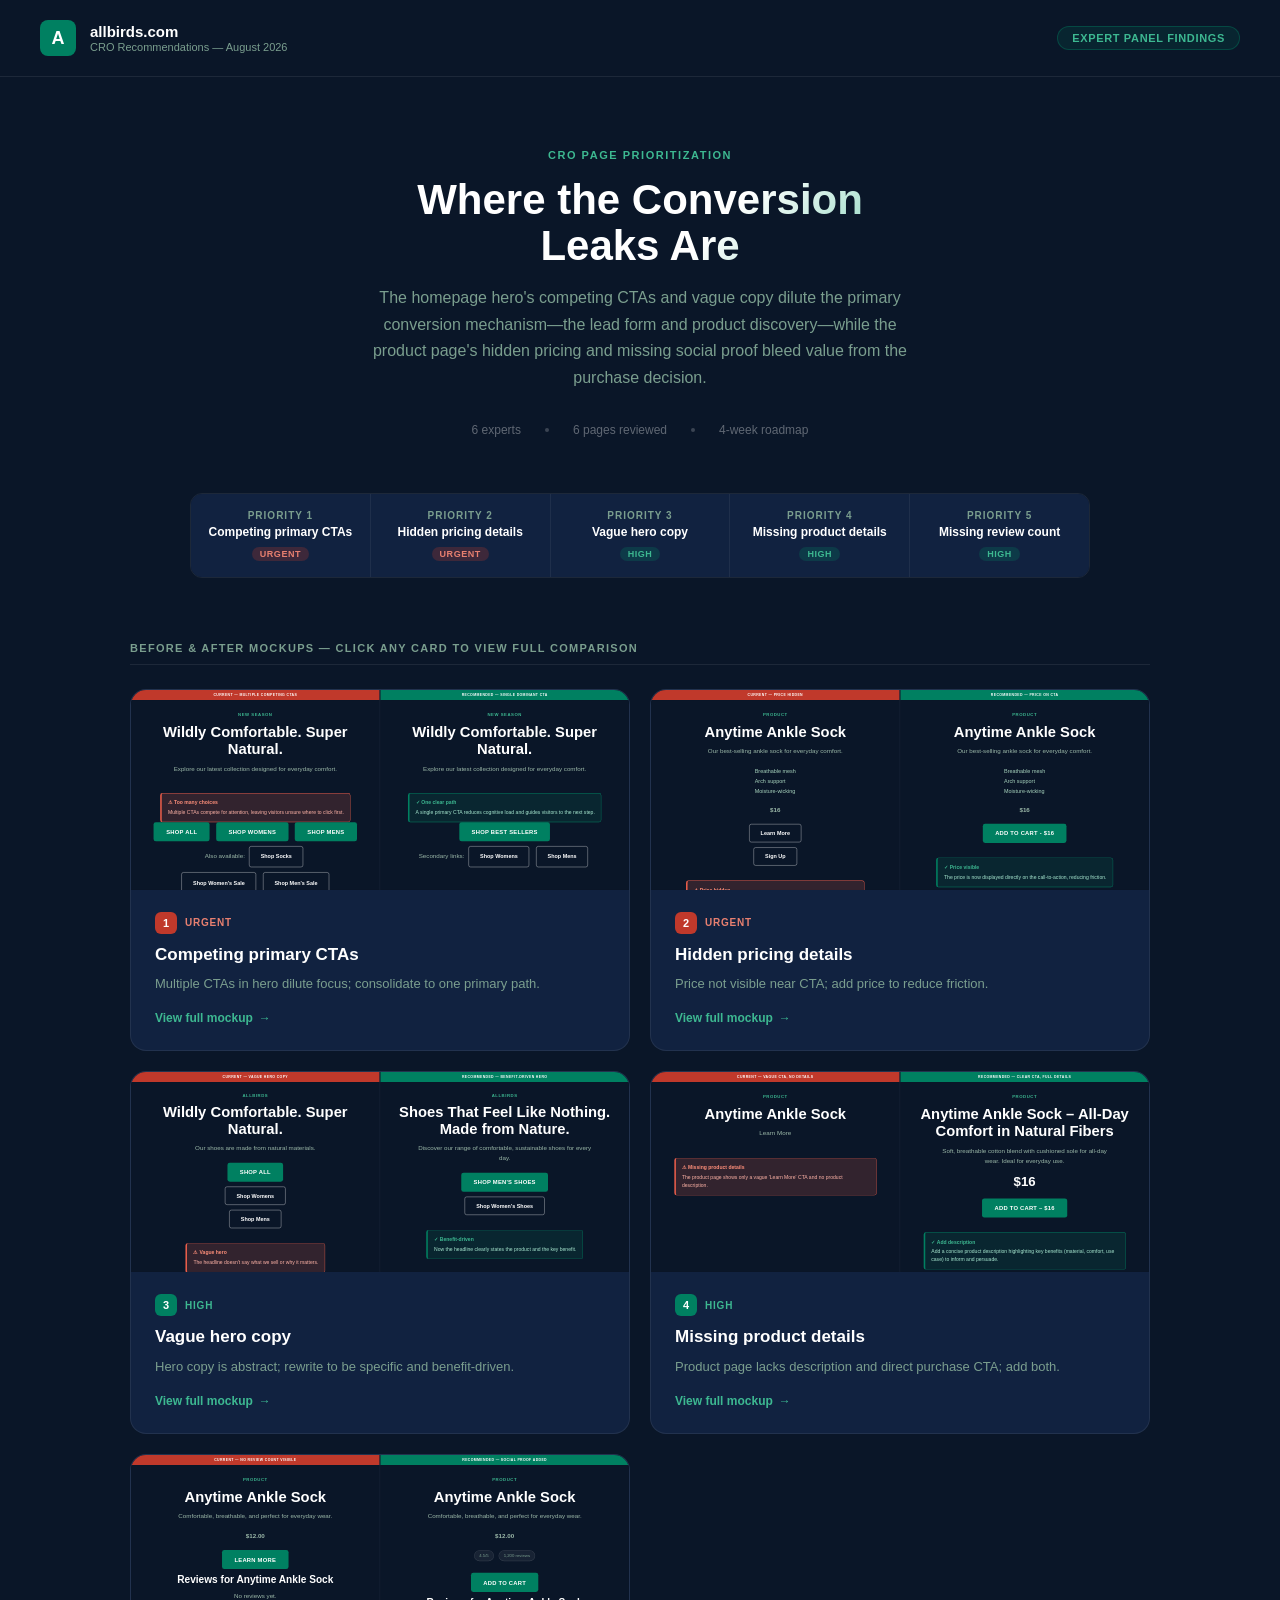
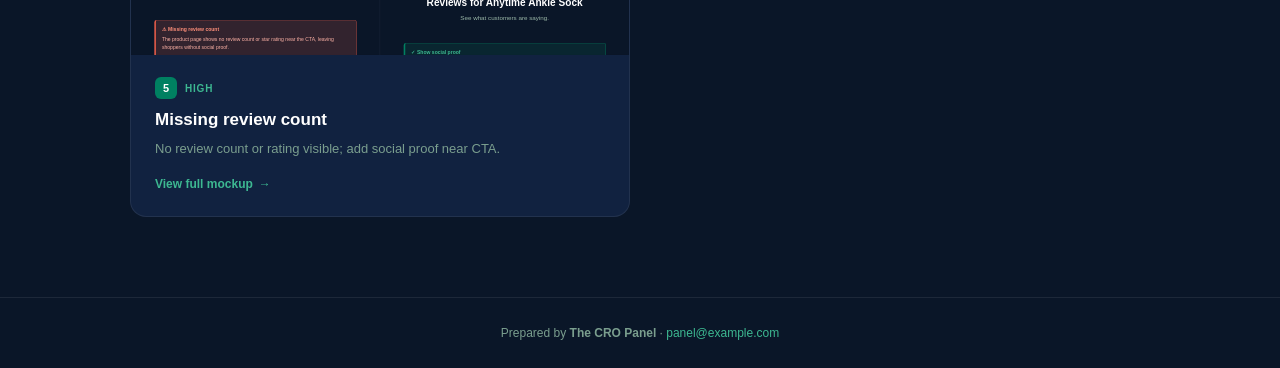
<file: index.html>
<!doctype html>
<html lang="en">
<head>
<meta charset="utf-8">
<meta name="viewport" content="width=device-width, initial-scale=1.0">
<title>allbirds.com — CRO Recommendations</title>
<link rel="stylesheet" href="cro_system.css">
</head>
<body>
<header>
  <div class="logo-area">
    <div class="logo-dot">A</div>
    <div>
      <div class="logo-text">allbirds.com</div>
      <div class="logo-sub">CRO Recommendations — August 2026</div>
    </div>
  </div>
  <div class="header-tag">Expert Panel Findings</div>
</header>

<div class="hero">
  <div class="hero-eyebrow">CRO Page Prioritization</div>
  <h1>Where the Conversion<br>Leaks Are</h1>
  <p>The homepage hero&#x27;s competing CTAs and vague copy dilute the primary conversion mechanism—the lead form and product discovery—while the product page&#x27;s hidden pricing and missing social proof bleed value from the purchase decision.</p>
  <div class="hero-meta">
    <span>6 experts</span><span class="dot"></span>
    <span>6 pages reviewed</span><span class="dot"></span>
    <span>4-week roadmap</span>
  </div>
</div>

<div class="priority-strip"><div class="pitem">
      <div class="pnum">Priority 1</div>
      <div class="ptitle">Competing primary CTAs</div>
      <div class="pbadge badge-urgent">Urgent</div>
    </div><div class="pitem">
      <div class="pnum">Priority 2</div>
      <div class="ptitle">Hidden pricing details</div>
      <div class="pbadge badge-urgent">Urgent</div>
    </div><div class="pitem">
      <div class="pnum">Priority 3</div>
      <div class="ptitle">Vague hero copy</div>
      <div class="pbadge badge-high">High</div>
    </div><div class="pitem">
      <div class="pnum">Priority 4</div>
      <div class="ptitle">Missing product details</div>
      <div class="pbadge badge-high">High</div>
    </div><div class="pitem">
      <div class="pnum">Priority 5</div>
      <div class="ptitle">Missing review count</div>
      <div class="pbadge badge-high">High</div>
    </div></div>

<div class="cards-section">
  <div class="section-label">Before &amp; After Mockups — Click any card to view full comparison</div>
  <div class="cards"><a class="card" href="mockup_1_competing_primary_ctas.html">
      <div class="card-preview">
        <div class="preview-inner">
          <div class="preview-half">
            <div class="preview-bar bar-red">Current — Multiple competing CTAs</div>
            <div class="preview-body"><div class="surface"><p class="eyebrow">New Season</p><h1>Wildly Comfortable. Super Natural.</h1><p>Explore our latest collection designed for everyday comfort.</p><div class="problem-callout"><strong>⚠ Too many choices</strong>Multiple CTAs compete for attention, leaving visitors unsure where to click first.</div><div><span class="btn-primary">Shop All</span> <span class="btn-primary">Shop Womens</span> <span class="btn-primary">Shop Mens</span></div><p>Also available: <span class="btn-secondary">Shop Socks</span> <span class="btn-secondary">Shop Women's Sale</span> <span class="btn-secondary">Shop Men's Sale</span></p></div></div>
          </div>
          <div class="preview-divider"></div>
          <div class="preview-half">
            <div class="preview-bar bar-green">Recommended — Single dominant CTA</div>
            <div class="preview-body"><div class="surface"><p class="eyebrow">New Season</p><h1>Wildly Comfortable. Super Natural.</h1><p>Explore our latest collection designed for everyday comfort.</p><div class="win-callout"><strong>✓ One clear path</strong>A single primary CTA reduces cognitive load and guides visitors to the next step.</div><div><span class="btn-primary">Shop Best Sellers</span></div><p>Secondary links: <span class="btn-secondary">Shop Womens</span> <span class="btn-secondary">Shop Mens</span></p></div></div>
          </div>
        </div>
      </div>
      <div class="card-body">
        <div class="card-priority">
          <div class="priority-num num-urgent">1</div>
          <div class="priority-label label-urgent">Urgent</div>
        </div>
        <h2>Competing primary CTAs</h2>
        <p>Multiple CTAs in hero dilute focus; consolidate to one primary path.</p>
        <span class="card-link">View full mockup <span class="arrow">→</span></span>
      </div>
    </a><a class="card" href="mockup_2_hidden_pricing_details.html">
      <div class="card-preview">
        <div class="preview-inner">
          <div class="preview-half">
            <div class="preview-bar bar-red">Current — Price hidden</div>
            <div class="preview-body"><div class="surface"><p class="eyebrow">Product</p><h1>Anytime Ankle Sock</h1><p>Our best-selling ankle sock for everyday comfort.</p><ul><li>Breathable mesh</li><li>Arch support</li><li>Moisture-wicking</li></ul><p class="price">$16</p><span class="btn-secondary">Learn More</span><span class="btn-secondary">Sign Up</span><div class="problem-callout"><strong>⚠ Price hidden</strong>The price is not shown near the call-to-action, so users must search for it.</div></div></div>
          </div>
          <div class="preview-divider"></div>
          <div class="preview-half">
            <div class="preview-bar bar-green">Recommended — Price on CTA</div>
            <div class="preview-body"><div class="surface"><p class="eyebrow">Product</p><h1>Anytime Ankle Sock</h1><p>Our best-selling ankle sock for everyday comfort.</p><ul><li>Breathable mesh</li><li>Arch support</li><li>Moisture-wicking</li></ul><p class="price">$16</p><span class="btn-primary">Add to Cart - $16</span><div class="win-callout"><strong>✓ Price visible</strong>The price is now displayed directly on the call-to-action, reducing friction.</div></div></div>
          </div>
        </div>
      </div>
      <div class="card-body">
        <div class="card-priority">
          <div class="priority-num num-urgent">2</div>
          <div class="priority-label label-urgent">Urgent</div>
        </div>
        <h2>Hidden pricing details</h2>
        <p>Price not visible near CTA; add price to reduce friction.</p>
        <span class="card-link">View full mockup <span class="arrow">→</span></span>
      </div>
    </a><a class="card" href="mockup_3_vague_hero_copy.html">
      <div class="card-preview">
        <div class="preview-inner">
          <div class="preview-half">
            <div class="preview-bar bar-red">Current — Vague hero copy</div>
            <div class="preview-body"><div class="surface"><div class="eyebrow">Allbirds</div><h1>Wildly Comfortable. Super Natural.</h1><p>Our shoes are made from natural materials.</p><span class="btn-primary">Shop All</span><span class="btn-secondary">Shop Womens</span><span class="btn-secondary">Shop Mens</span><div class="problem-callout"><strong>⚠ Vague hero</strong>The headline doesn't say what we sell or why it matters.</div></div></div>
          </div>
          <div class="preview-divider"></div>
          <div class="preview-half">
            <div class="preview-bar bar-green">Recommended — Benefit-driven hero</div>
            <div class="preview-body"><div class="surface"><div class="eyebrow">Allbirds</div><h1>Shoes That Feel Like Nothing. Made from Nature.</h1><p>Discover our range of comfortable, sustainable shoes for every day.</p><span class="btn-primary">Shop Men's Shoes</span><span class="btn-secondary">Shop Women's Shoes</span><div class="win-callout"><strong>✓ Benefit-driven</strong>Now the headline clearly states the product and the key benefit.</div></div></div>
          </div>
        </div>
      </div>
      <div class="card-body">
        <div class="card-priority">
          <div class="priority-num num-high">3</div>
          <div class="priority-label label-high">High</div>
        </div>
        <h2>Vague hero copy</h2>
        <p>Hero copy is abstract; rewrite to be specific and benefit-driven.</p>
        <span class="card-link">View full mockup <span class="arrow">→</span></span>
      </div>
    </a><a class="card" href="mockup_4_missing_product_details.html">
      <div class="card-preview">
        <div class="preview-inner">
          <div class="preview-half">
            <div class="preview-bar bar-red">Current — Vague CTA, no details</div>
            <div class="preview-body"><div class="surface"><p class="eyebrow">Product</p><h1>Anytime Ankle Sock</h1><p>Learn More</p><div class="problem-callout"><strong>⚠ Missing product details</strong>The product page shows only a vague &#x27;Learn More&#x27; CTA and no product description.</div></div></div>
          </div>
          <div class="preview-divider"></div>
          <div class="preview-half">
            <div class="preview-bar bar-green">Recommended — Clear CTA, full details</div>
            <div class="preview-body"><div class="surface"><p class="eyebrow">Product</p><h1>Anytime Ankle Sock – All-Day Comfort in Natural Fibers</h1><p>Soft, breathable cotton blend with cushioned sole for all-day wear. Ideal for everyday use.</p><p><span class="price">$16</span></p><span class="btn-primary">Add to Cart – $16</span><div class="win-callout"><strong>✓ Add description</strong>Add a concise product description highlighting key benefits (material, comfort, use case) to inform and persuade.</div></div></div>
          </div>
        </div>
      </div>
      <div class="card-body">
        <div class="card-priority">
          <div class="priority-num num-high">4</div>
          <div class="priority-label label-high">High</div>
        </div>
        <h2>Missing product details</h2>
        <p>Product page lacks description and direct purchase CTA; add both.</p>
        <span class="card-link">View full mockup <span class="arrow">→</span></span>
      </div>
    </a><a class="card" href="mockup_5_missing_review_count.html">
      <div class="card-preview">
        <div class="preview-inner">
          <div class="preview-half">
            <div class="preview-bar bar-red">Current — No review count visible</div>
            <div class="preview-body"><div class="surface"><p class="eyebrow">Product</p><h1>Anytime Ankle Sock</h1><p>Comfortable, breathable, and perfect for everyday wear.</p><p class="price">$12.00</p><span class="btn-primary">Learn More</span><h2>Reviews for Anytime Ankle Sock</h2><p>No reviews yet.</p><div class="problem-callout"><strong>⚠ Missing review count</strong>The product page shows no review count or star rating near the CTA, leaving shoppers without social proof.</div></div></div>
          </div>
          <div class="preview-divider"></div>
          <div class="preview-half">
            <div class="preview-bar bar-green">Recommended — Social proof added</div>
            <div class="preview-body"><div class="surface"><p class="eyebrow">Product</p><h1>Anytime Ankle Sock</h1><p>Comfortable, breathable, and perfect for everyday wear.</p><p class="price">$12.00</p><p><span class="pill">4.5/5</span> <span class="pill">1,200 reviews</span></p><span class="btn-primary">Add to Cart</span><h2>Reviews for Anytime Ankle Sock</h2><p>See what customers are saying.</p><div class="win-callout"><strong>✓ Show social proof</strong>Add a review count and star rating near the price, such as &#x27;4.5/5 (1,200 reviews)&#x27;, to build trust.</div></div></div>
          </div>
        </div>
      </div>
      <div class="card-body">
        <div class="card-priority">
          <div class="priority-num num-high">5</div>
          <div class="priority-label label-high">High</div>
        </div>
        <h2>Missing review count</h2>
        <p>No review count or rating visible; add social proof near CTA.</p>
        <span class="card-link">View full mockup <span class="arrow">→</span></span>
      </div>
    </a></div>
</div>

<div class="footer">Prepared by <strong>The CRO Panel</strong> · <a href="mailto:panel@example.com">panel@example.com</a></div>
</body>
</html>
</file>
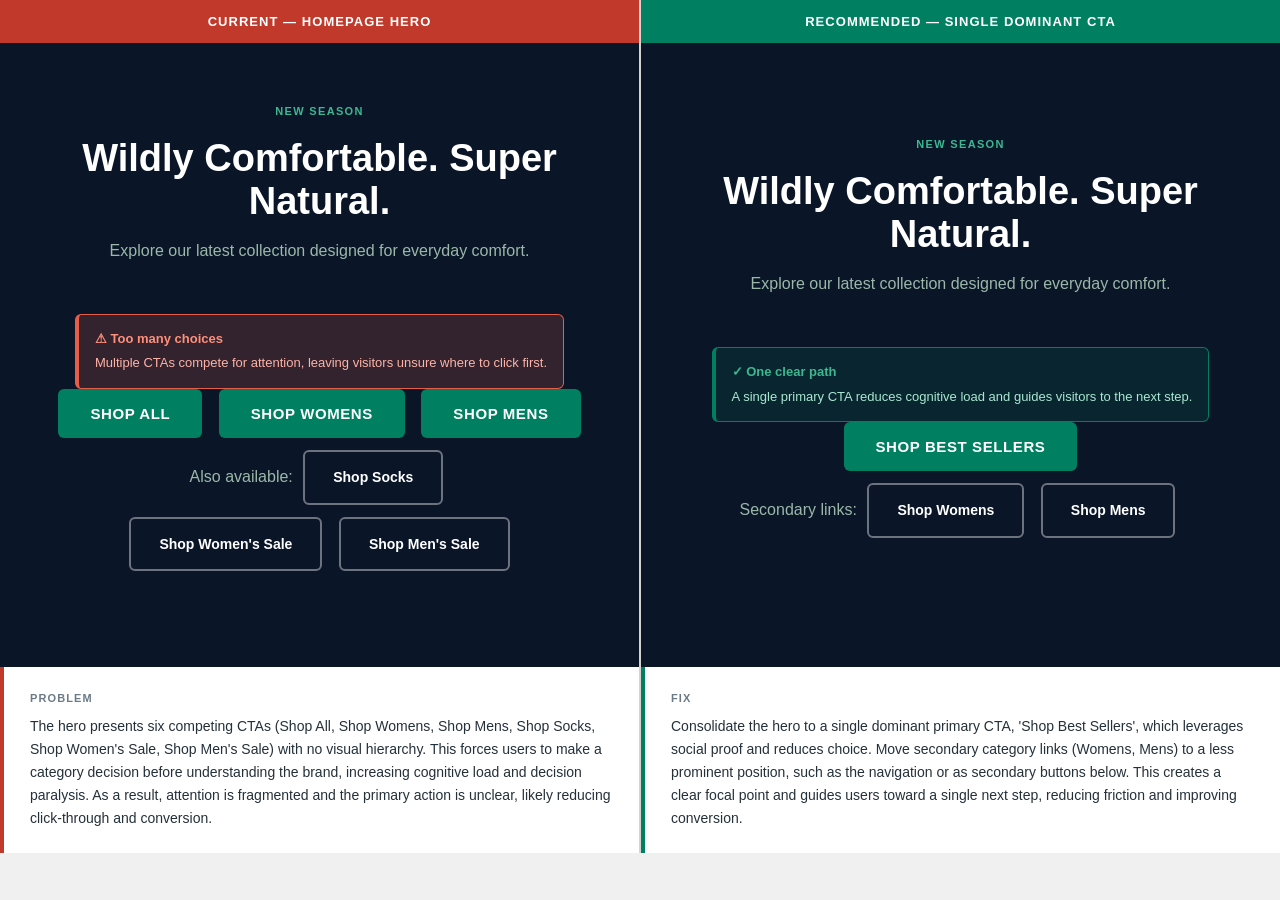
<file: mockup_1_competing_primary_ctas.html>
<!doctype html>
<html lang="en">
<head>
<meta charset="utf-8">
<meta name="viewport" content="width=1300">
<title>Mockup 1 — Competing primary CTAs</title>
<link rel="stylesheet" href="cro_system.css">
</head>
<body class="mockup">
<div class="page">
  <div class="col">
    <div class="label-bar label-current">CURRENT — HOMEPAGE HERO</div>
    <div class="surface"><p class="eyebrow">New Season</p><h1>Wildly Comfortable. Super Natural.</h1><p>Explore our latest collection designed for everyday comfort.</p><div class="problem-callout"><strong>⚠ Too many choices</strong>Multiple CTAs compete for attention, leaving visitors unsure where to click first.</div><div><span class="btn-primary">Shop All</span> <span class="btn-primary">Shop Womens</span> <span class="btn-primary">Shop Mens</span></div><p>Also available: <span class="btn-secondary">Shop Socks</span> <span class="btn-secondary">Shop Women's Sale</span> <span class="btn-secondary">Shop Men's Sale</span></p></div>
    <div class="annotation"><strong>Problem</strong>The hero presents six competing CTAs (Shop All, Shop Womens, Shop Mens, Shop Socks, Shop Women&#x27;s Sale, Shop Men&#x27;s Sale) with no visual hierarchy. This forces users to make a category decision before understanding the brand, increasing cognitive load and decision paralysis. As a result, attention is fragmented and the primary action is unclear, likely reducing click-through and conversion.</div>
  </div>
  <div class="divider"></div>
  <div class="col">
    <div class="label-bar label-recommended">RECOMMENDED — Single dominant CTA</div>
    <div class="surface"><p class="eyebrow">New Season</p><h1>Wildly Comfortable. Super Natural.</h1><p>Explore our latest collection designed for everyday comfort.</p><div class="win-callout"><strong>✓ One clear path</strong>A single primary CTA reduces cognitive load and guides visitors to the next step.</div><div><span class="btn-primary">Shop Best Sellers</span></div><p>Secondary links: <span class="btn-secondary">Shop Womens</span> <span class="btn-secondary">Shop Mens</span></p></div>
    <div class="annotation good"><strong>Fix</strong>Consolidate the hero to a single dominant primary CTA, &#x27;Shop Best Sellers&#x27;, which leverages social proof and reduces choice. Move secondary category links (Womens, Mens) to a less prominent position, such as the navigation or as secondary buttons below. This creates a clear focal point and guides users toward a single next step, reducing friction and improving conversion.</div>
  </div>
</div>
</body>
</html>
</file>
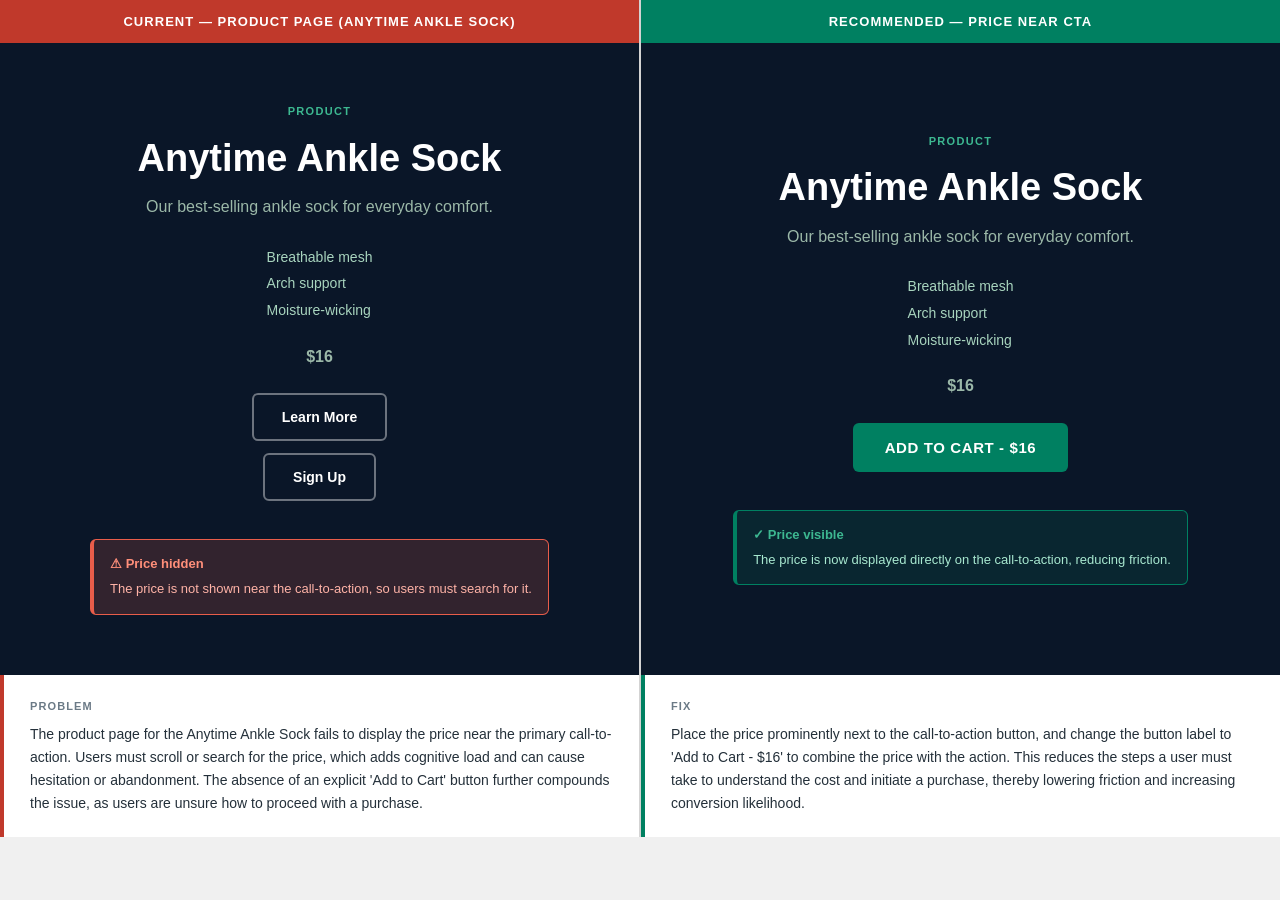
<file: mockup_2_hidden_pricing_details.html>
<!doctype html>
<html lang="en">
<head>
<meta charset="utf-8">
<meta name="viewport" content="width=1300">
<title>Mockup 2 — Hidden pricing details</title>
<link rel="stylesheet" href="cro_system.css">
</head>
<body class="mockup">
<div class="page">
  <div class="col">
    <div class="label-bar label-current">CURRENT — PRODUCT PAGE (Anytime Ankle Sock)</div>
    <div class="surface"><p class="eyebrow">Product</p><h1>Anytime Ankle Sock</h1><p>Our best-selling ankle sock for everyday comfort.</p><ul><li>Breathable mesh</li><li>Arch support</li><li>Moisture-wicking</li></ul><p class="price">$16</p><span class="btn-secondary">Learn More</span><span class="btn-secondary">Sign Up</span><div class="problem-callout"><strong>⚠ Price hidden</strong>The price is not shown near the call-to-action, so users must search for it.</div></div>
    <div class="annotation"><strong>Problem</strong>The product page for the Anytime Ankle Sock fails to display the price near the primary call-to-action. Users must scroll or search for the price, which adds cognitive load and can cause hesitation or abandonment. The absence of an explicit &#x27;Add to Cart&#x27; button further compounds the issue, as users are unsure how to proceed with a purchase.</div>
  </div>
  <div class="divider"></div>
  <div class="col">
    <div class="label-bar label-recommended">RECOMMENDED — Price near CTA</div>
    <div class="surface"><p class="eyebrow">Product</p><h1>Anytime Ankle Sock</h1><p>Our best-selling ankle sock for everyday comfort.</p><ul><li>Breathable mesh</li><li>Arch support</li><li>Moisture-wicking</li></ul><p class="price">$16</p><span class="btn-primary">Add to Cart - $16</span><div class="win-callout"><strong>✓ Price visible</strong>The price is now displayed directly on the call-to-action, reducing friction.</div></div>
    <div class="annotation good"><strong>Fix</strong>Place the price prominently next to the call-to-action button, and change the button label to &#x27;Add to Cart - $16&#x27; to combine the price with the action. This reduces the steps a user must take to understand the cost and initiate a purchase, thereby lowering friction and increasing conversion likelihood.</div>
  </div>
</div>
</body>
</html>
</file>
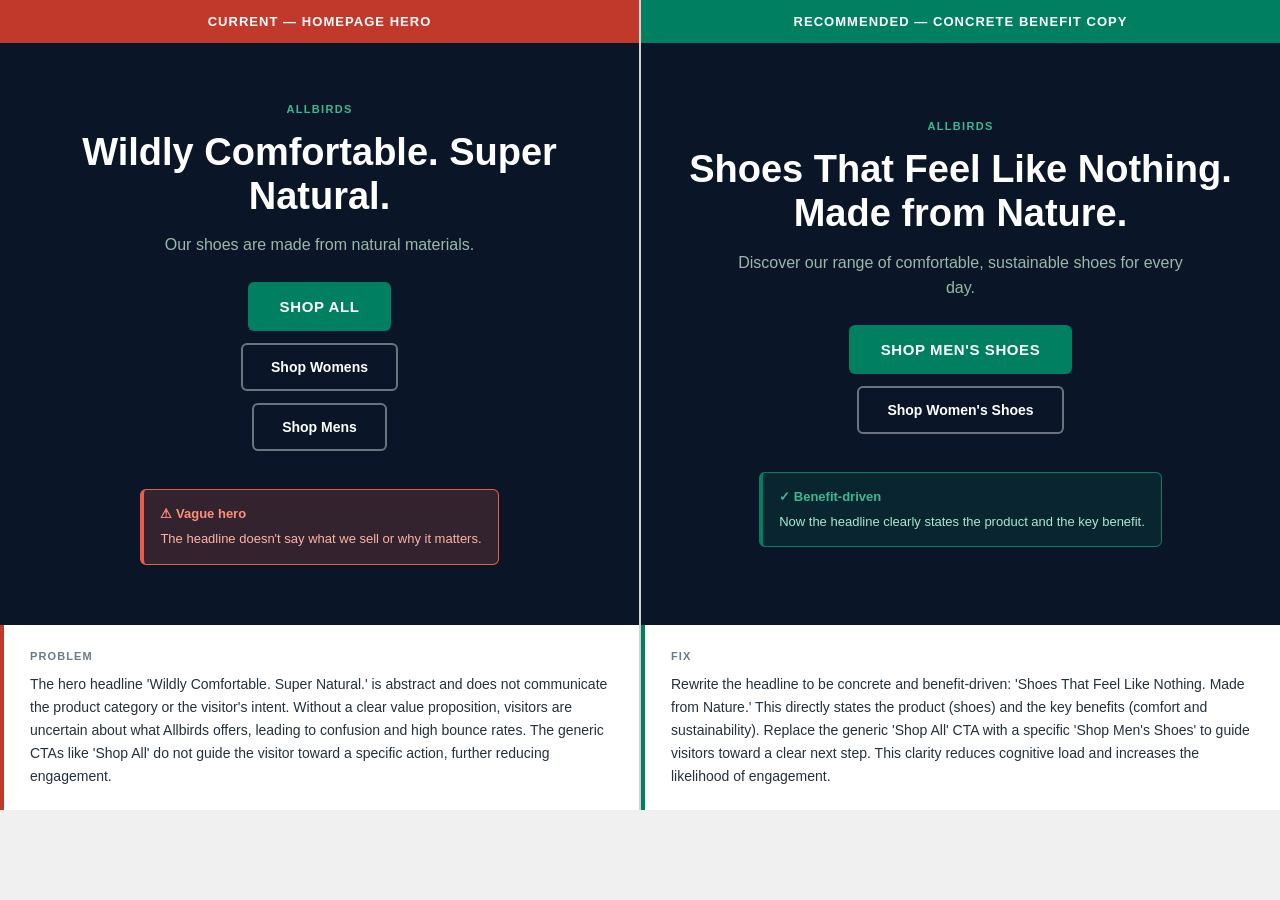
<file: mockup_3_vague_hero_copy.html>
<!doctype html>
<html lang="en">
<head>
<meta charset="utf-8">
<meta name="viewport" content="width=1300">
<title>Mockup 3 — Vague hero copy</title>
<link rel="stylesheet" href="cro_system.css">
</head>
<body class="mockup">
<div class="page">
  <div class="col">
    <div class="label-bar label-current">CURRENT — HOMEPAGE HERO</div>
    <div class="surface"><div class="eyebrow">Allbirds</div><h1>Wildly Comfortable. Super Natural.</h1><p>Our shoes are made from natural materials.</p><span class="btn-primary">Shop All</span><span class="btn-secondary">Shop Womens</span><span class="btn-secondary">Shop Mens</span><div class="problem-callout"><strong>⚠ Vague hero</strong>The headline doesn't say what we sell or why it matters.</div></div>
    <div class="annotation"><strong>Problem</strong>The hero headline &#x27;Wildly Comfortable. Super Natural.&#x27; is abstract and does not communicate the product category or the visitor&#x27;s intent. Without a clear value proposition, visitors are uncertain about what Allbirds offers, leading to confusion and high bounce rates. The generic CTAs like &#x27;Shop All&#x27; do not guide the visitor toward a specific action, further reducing engagement.</div>
  </div>
  <div class="divider"></div>
  <div class="col">
    <div class="label-bar label-recommended">RECOMMENDED — Concrete benefit copy</div>
    <div class="surface"><div class="eyebrow">Allbirds</div><h1>Shoes That Feel Like Nothing. Made from Nature.</h1><p>Discover our range of comfortable, sustainable shoes for every day.</p><span class="btn-primary">Shop Men's Shoes</span><span class="btn-secondary">Shop Women's Shoes</span><div class="win-callout"><strong>✓ Benefit-driven</strong>Now the headline clearly states the product and the key benefit.</div></div>
    <div class="annotation good"><strong>Fix</strong>Rewrite the headline to be concrete and benefit-driven: &#x27;Shoes That Feel Like Nothing. Made from Nature.&#x27; This directly states the product (shoes) and the key benefits (comfort and sustainability). Replace the generic &#x27;Shop All&#x27; CTA with a specific &#x27;Shop Men&#x27;s Shoes&#x27; to guide visitors toward a clear next step. This clarity reduces cognitive load and increases the likelihood of engagement.</div>
  </div>
</div>
</body>
</html>
</file>
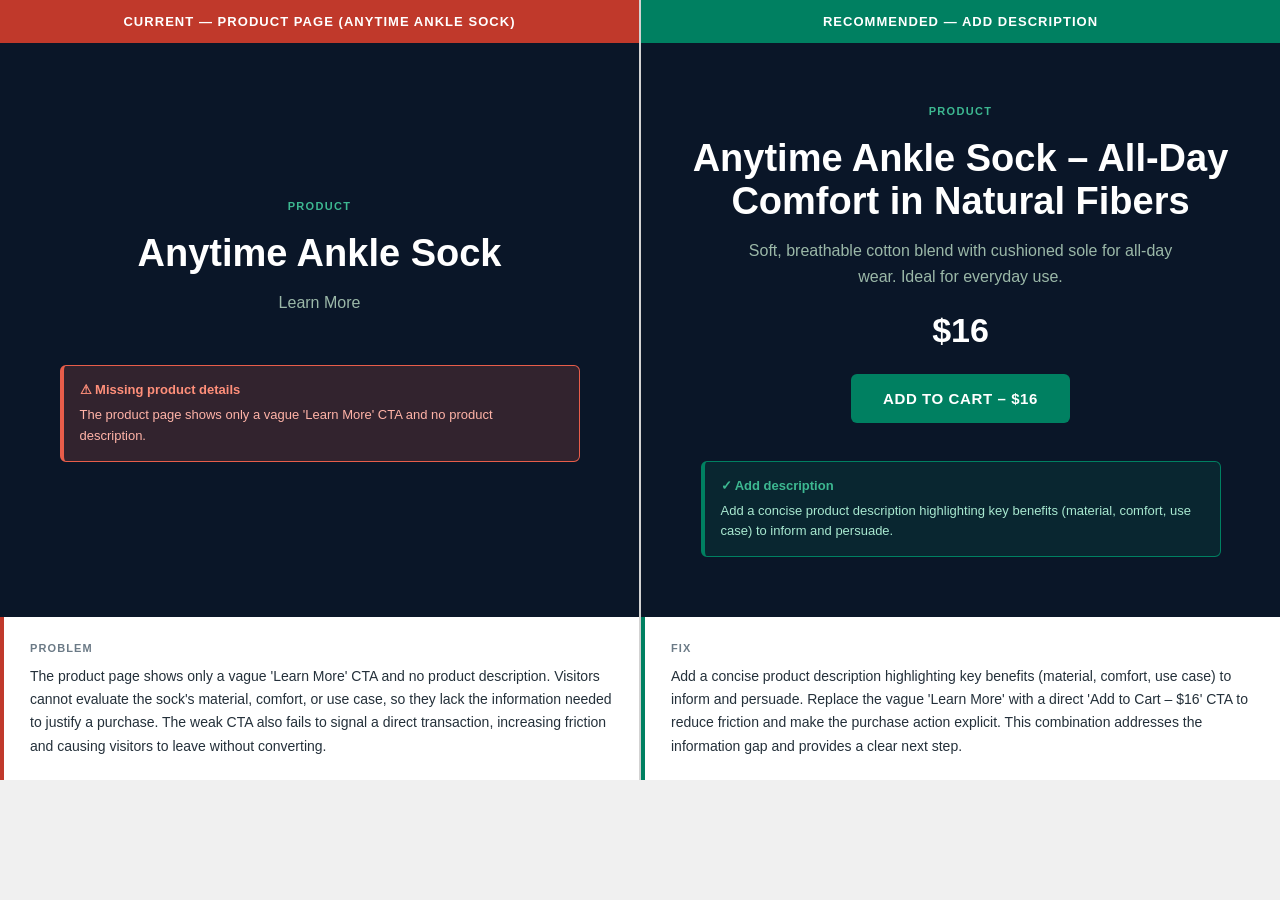
<file: mockup_4_missing_product_details.html>
<!doctype html>
<html lang="en">
<head>
<meta charset="utf-8">
<meta name="viewport" content="width=1300">
<title>Mockup 4 — Missing product details</title>
<link rel="stylesheet" href="cro_system.css">
</head>
<body class="mockup">
<div class="page">
  <div class="col">
    <div class="label-bar label-current">CURRENT — PRODUCT PAGE (ANYTIME ANKLE SOCK)</div>
    <div class="surface"><p class="eyebrow">Product</p><h1>Anytime Ankle Sock</h1><p>Learn More</p><div class="problem-callout"><strong>⚠ Missing product details</strong>The product page shows only a vague &#x27;Learn More&#x27; CTA and no product description.</div></div>
    <div class="annotation"><strong>Problem</strong>The product page shows only a vague &#x27;Learn More&#x27; CTA and no product description. Visitors cannot evaluate the sock&#x27;s material, comfort, or use case, so they lack the information needed to justify a purchase. The weak CTA also fails to signal a direct transaction, increasing friction and causing visitors to leave without converting.</div>
  </div>
  <div class="divider"></div>
  <div class="col">
    <div class="label-bar label-recommended">RECOMMENDED — Add description</div>
    <div class="surface"><p class="eyebrow">Product</p><h1>Anytime Ankle Sock – All-Day Comfort in Natural Fibers</h1><p>Soft, breathable cotton blend with cushioned sole for all-day wear. Ideal for everyday use.</p><p><span class="price">$16</span></p><span class="btn-primary">Add to Cart – $16</span><div class="win-callout"><strong>✓ Add description</strong>Add a concise product description highlighting key benefits (material, comfort, use case) to inform and persuade.</div></div>
    <div class="annotation good"><strong>Fix</strong>Add a concise product description highlighting key benefits (material, comfort, use case) to inform and persuade. Replace the vague &#x27;Learn More&#x27; with a direct &#x27;Add to Cart – $16&#x27; CTA to reduce friction and make the purchase action explicit. This combination addresses the information gap and provides a clear next step.</div>
  </div>
</div>
</body>
</html>
</file>
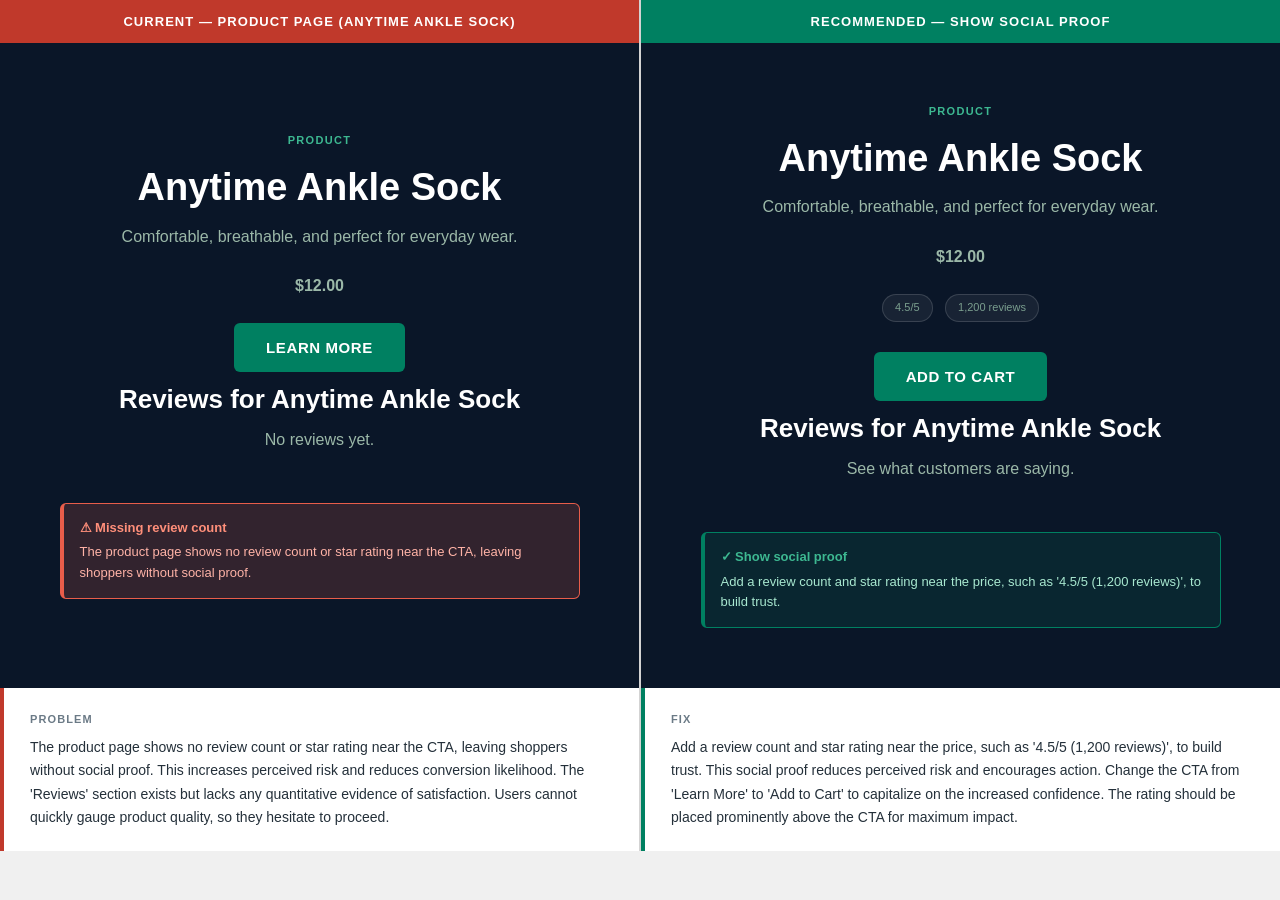
<file: mockup_5_missing_review_count.html>
<!doctype html>
<html lang="en">
<head>
<meta charset="utf-8">
<meta name="viewport" content="width=1300">
<title>Mockup 5 — Missing review count</title>
<link rel="stylesheet" href="cro_system.css">
</head>
<body class="mockup">
<div class="page">
  <div class="col">
    <div class="label-bar label-current">CURRENT — PRODUCT PAGE (ANYTIME ANKLE SOCK)</div>
    <div class="surface"><p class="eyebrow">Product</p><h1>Anytime Ankle Sock</h1><p>Comfortable, breathable, and perfect for everyday wear.</p><p class="price">$12.00</p><span class="btn-primary">Learn More</span><h2>Reviews for Anytime Ankle Sock</h2><p>No reviews yet.</p><div class="problem-callout"><strong>⚠ Missing review count</strong>The product page shows no review count or star rating near the CTA, leaving shoppers without social proof.</div></div>
    <div class="annotation"><strong>Problem</strong>The product page shows no review count or star rating near the CTA, leaving shoppers without social proof. This increases perceived risk and reduces conversion likelihood. The &#x27;Reviews&#x27; section exists but lacks any quantitative evidence of satisfaction. Users cannot quickly gauge product quality, so they hesitate to proceed.</div>
  </div>
  <div class="divider"></div>
  <div class="col">
    <div class="label-bar label-recommended">RECOMMENDED — Show social proof</div>
    <div class="surface"><p class="eyebrow">Product</p><h1>Anytime Ankle Sock</h1><p>Comfortable, breathable, and perfect for everyday wear.</p><p class="price">$12.00</p><p><span class="pill">4.5/5</span> <span class="pill">1,200 reviews</span></p><span class="btn-primary">Add to Cart</span><h2>Reviews for Anytime Ankle Sock</h2><p>See what customers are saying.</p><div class="win-callout"><strong>✓ Show social proof</strong>Add a review count and star rating near the price, such as &#x27;4.5/5 (1,200 reviews)&#x27;, to build trust.</div></div>
    <div class="annotation good"><strong>Fix</strong>Add a review count and star rating near the price, such as &#x27;4.5/5 (1,200 reviews)&#x27;, to build trust. This social proof reduces perceived risk and encourages action. Change the CTA from &#x27;Learn More&#x27; to &#x27;Add to Cart&#x27; to capitalize on the increased confidence. The rating should be placed prominently above the CTA for maximum impact.</div>
  </div>
</div>
</body>
</html>
</file>
<file: cro_system.css>
/* ============================================================
   CRO PANEL DESIGN SYSTEM
   Tokens and rules extracted verbatim from the reference
   deliverable (nomad-cro-mockups). Shared by the index page
   and every before/after mockup page.
   ============================================================ */

*, *::before, *::after { box-sizing: border-box; margin: 0; padding: 0; }

:root {
  --green:   #008061;
  --teal:    #3DB891;
  --navy:    #0A1628;
  --mid:     #112240;
  --light:   #1A3357;
  --muted:   #7A9E8E;
  --off:     #D8E8E0;
  --white:   #ffffff;
  --red:     #C0392B;
  --gold:    #F5C842;
}

body {
  font-family: -apple-system, BlinkMacSystemFont, 'Segoe UI', sans-serif;
  background: var(--navy);
  color: var(--white);
  min-height: 100vh;
}

/* ── Header ───────────────────────────────────────────────── */
header {
  border-bottom: 1px solid rgba(255,255,255,0.08);
  padding: 20px 40px;
  display: flex;
  align-items: center;
  justify-content: space-between;
}
.logo-area { display: flex; align-items: center; gap: 14px; }
.logo-dot {
  width: 36px; height: 36px;
  background: var(--green);
  border-radius: 8px;
  display: flex; align-items: center; justify-content: center;
  font-size: 18px; font-weight: 900; color: #fff;
}
.logo-text { font-size: 15px; font-weight: 700; color: var(--white); }
.logo-sub  { font-size: 11px; color: var(--muted); margin-top: 1px; }
.header-tag {
  background: rgba(0,128,97,0.15);
  border: 1px solid rgba(0,128,97,0.4);
  border-radius: 20px;
  padding: 5px 14px;
  font-size: 11px;
  font-weight: 700;
  color: var(--teal);
  letter-spacing: 0.06em;
  text-transform: uppercase;
}

/* ── Hero ─────────────────────────────────────────────────── */
.hero {
  text-align: center;
  padding: 72px 40px 56px;
  max-width: 780px;
  margin: 0 auto;
}
.hero-eyebrow {
  color: var(--teal);
  font-size: 11px;
  font-weight: 700;
  letter-spacing: 0.14em;
  text-transform: uppercase;
  margin-bottom: 16px;
}
.hero h1 {
  font-size: 42px;
  font-weight: 900;
  line-height: 1.1;
  margin-bottom: 16px;
  background: linear-gradient(135deg, #fff 60%, var(--teal));
  -webkit-background-clip: text;
  -webkit-text-fill-color: transparent;
  background-clip: text;
}
.hero p {
  color: var(--muted);
  font-size: 16px;
  line-height: 1.65;
  max-width: 560px;
  margin: 0 auto 32px;
}
.hero-meta {
  display: flex;
  align-items: center;
  justify-content: center;
  gap: 24px;
  font-size: 12px;
  color: rgba(255,255,255,0.35);
}
.hero-meta span { display: flex; align-items: center; gap: 6px; }
.hero-meta .dot { width: 4px; height: 4px; background: rgba(255,255,255,0.2); border-radius: 50%; }

/* ── Priority strip ───────────────────────────────────────── */
.priority-strip {
  display: flex;
  gap: 0;
  max-width: 900px;
  margin: 0 auto 64px;
  border-radius: 12px;
  overflow: hidden;
  border: 1px solid rgba(255,255,255,0.08);
}
.pitem {
  flex: 1;
  padding: 16px 14px;
  text-align: center;
  background: var(--mid);
  border-right: 1px solid rgba(255,255,255,0.06);
  transition: background 0.15s;
}
.pitem:last-child { border-right: none; }
.pitem:hover { background: var(--light); }
.pitem .pnum {
  font-size: 10px;
  font-weight: 700;
  letter-spacing: 0.1em;
  text-transform: uppercase;
  color: var(--muted);
  margin-bottom: 4px;
}
.pitem .ptitle {
  font-size: 12px;
  font-weight: 700;
  color: var(--white);
  line-height: 1.3;
}
.pitem .pbadge {
  display: inline-block;
  margin-top: 6px;
  font-size: 9px;
  font-weight: 700;
  letter-spacing: 0.06em;
  text-transform: uppercase;
  padding: 2px 8px;
  border-radius: 20px;
}
.badge-urgent { background: rgba(192,57,43,0.25); color: #e88070; }
.badge-high   { background: rgba(0,128,97,0.25);  color: var(--teal); }

/* ── Cards grid ───────────────────────────────────────────── */
.cards-section {
  max-width: 1100px;
  margin: 0 auto;
  padding: 0 40px 80px;
}
.section-label {
  font-size: 11px;
  font-weight: 700;
  letter-spacing: 0.12em;
  text-transform: uppercase;
  color: var(--muted);
  margin-bottom: 24px;
  padding-bottom: 10px;
  border-bottom: 1px solid rgba(255,255,255,0.08);
}
.cards { display: grid; grid-template-columns: repeat(2, 1fr); gap: 20px; }

.cards > .card {
  background: var(--mid);
  border: 1px solid rgba(255,255,255,0.07);
  border-radius: 16px;
  overflow: hidden;
  text-decoration: none;
  display: block;
  transition: transform 0.18s, border-color 0.18s, box-shadow 0.18s;
}
.cards > .card:hover {
  transform: translateY(-3px);
  border-color: rgba(0,128,97,0.5);
  box-shadow: 0 12px 40px rgba(0,0,0,0.35);
}

/* The preview is the real mockup markup, rendered at true page width
   (1280px, same as a mockup page) and scaled to fit the 500px card.
   Scale factor = 498 / 1280 = 0.389, so the card shows a faithful
   miniature of the page rather than a re-styled approximation. */
.card-preview {
  position: relative;
  height: 200px;
  overflow: hidden;
  background: var(--navy);
}
.card-preview .preview-inner {
  display: flex;
  width: 1280px;
  height: 514px;
  transform: scale(0.389);
  transform-origin: top left;
  pointer-events: none;
}
.preview-half {
  flex: 0 0 639px;
  width: 639px;
  display: flex;
  flex-direction: column;
  min-width: 0;
  overflow: hidden;
}
.preview-bar {
  padding: 8px 0;
  text-align: center;
  font-size: 9px;
  font-weight: 800;
  letter-spacing: 0.1em;
  text-transform: uppercase;
  flex-shrink: 0;
}
.bar-red   { background: #C0392B; color: #fff; }
.bar-green { background: #008061; color: #fff; }
.preview-body {
  flex: 1;
  display: flex;
  align-items: stretch;
  justify-content: stretch;
  background: var(--navy);
  overflow: hidden;
}
.preview-body > * { width: 100%; }
.preview-divider { width: 2px; background: rgba(255,255,255,0.1); flex-shrink: 0; }

/* The surface fills the preview viewport instead of its 520px page height. */
.preview-body .surface {
  min-height: 0;
  height: 100%;
  padding: 28px 32px;
  justify-content: flex-start;
}

/* ── Card body ────────────────────────────────────────────── */
.card-body { padding: 22px 24px 24px; }
.card-priority {
  display: flex;
  align-items: center;
  gap: 8px;
  margin-bottom: 10px;
}
.priority-num {
  width: 22px; height: 22px;
  border-radius: 6px;
  display: flex; align-items: center; justify-content: center;
  font-size: 11px; font-weight: 800; color: #fff;
  flex-shrink: 0;
}
.num-urgent { background: var(--red); }
.num-high   { background: var(--green); }
.priority-label {
  font-size: 10px;
  font-weight: 700;
  letter-spacing: 0.08em;
  text-transform: uppercase;
}
.label-urgent { color: #e88070; }
.label-high   { color: var(--teal); }
.card-body h2 {
  font-size: 17px;
  font-weight: 800;
  color: var(--white);
  line-height: 1.3;
  margin-bottom: 8px;
}
.card-body p {
  font-size: 13px;
  line-height: 1.6;
  color: var(--muted);
  margin-bottom: 14px;
}
.card-link {
  font-size: 12px;
  font-weight: 700;
  color: var(--teal);
  display: inline-flex;
  align-items: center;
  gap: 6px;
}
.card-link .arrow { transition: transform 0.15s; }
.cards > .card:hover .card-link .arrow { transform: translateX(3px); }

/* ── Footer ───────────────────────────────────────────────── */
.footer {
  border-top: 1px solid rgba(255,255,255,0.08);
  padding: 28px 40px;
  text-align: center;
  font-size: 12px;
  color: var(--muted);
}
.footer a { color: var(--teal); text-decoration: none; }

/* ============================================================
   MOCKUP PAGES — split-screen before / after
   ============================================================ */
body.mockup { background: #f0f0f0; }

.page { display: flex; gap: 0; width: 1280px; margin: 0 auto; }
.col  { flex: 1; display: flex; flex-direction: column; min-width: 0; }
.divider { width: 2px; background: rgba(0,0,0,0.12); flex-shrink: 0; }

.label-bar {
  text-align: center;
  padding: 14px 16px;
  white-space: nowrap;
  overflow: hidden;
  text-overflow: ellipsis;
  font-size: 13px;
  font-weight: 700;
  letter-spacing: 0.08em;
  text-transform: uppercase;
}
.label-current     { background: #c0392b; color: #fff; }
.label-recommended { background: #008061; color: #fff; }

/* The dark UI surface that holds the reproduced interface. */
.surface {
  background: var(--navy);
  min-height: 520px;
  display: flex;
  flex-direction: column;
  align-items: center;
  justify-content: center;
  padding: 60px 48px;
  text-align: center;
  position: relative;
  overflow: hidden;
  flex: 1;
}
.surface .eyebrow {
  color: var(--teal);
  font-size: 11px;
  font-weight: 700;
  letter-spacing: 0.12em;
  text-transform: uppercase;
  margin-bottom: 16px;
}
.surface h1 {
  color: var(--white);
  font-size: 38px;
  font-weight: 800;
  line-height: 1.15;
  margin-bottom: 14px;
  max-width: 560px;
}
.surface h2 {
  color: var(--white);
  font-size: 26px;
  font-weight: 800;
  line-height: 1.2;
  margin-bottom: 12px;
}
.surface h3 {
  color: var(--white);
  font-size: 18px;
  font-weight: 700;
  margin-bottom: 10px;
}
.surface p {
  color: #9bb8a8;
  font-size: 16px;
  line-height: 1.6;
  margin-bottom: 24px;
  max-width: 460px;
}
.surface ul { list-style: none; margin-bottom: 20px; }
.surface li {
  color: #a8d4be;
  font-size: 14px;
  line-height: 1.9;
  text-align: left;
}

span.btn-primary, span.btn-secondary { text-decoration: none; }
.btn-primary {
  background: var(--green);
  color: #fff;
  border: none;
  padding: 16px 32px;
  font-size: 15px;
  font-weight: 700;
  border-radius: 6px;
  cursor: pointer;
  display: inline-block;
  margin: 0 6px 12px;
  letter-spacing: 0.04em;
  text-transform: uppercase;
}
.btn-secondary {
  background: transparent;
  color: #fff;
  border: 2px solid rgba(255,255,255,0.4);
  padding: 14px 28px;
  font-size: 14px;
  font-weight: 600;
  border-radius: 6px;
  cursor: pointer;
  display: inline-block;
  margin: 0 6px 12px;
}

/* Form primitives for lead-capture mockups */
.field, .surface input, .surface select, .surface textarea {
  display: block;
  background: rgba(255,255,255,0.07);
  border: 1px solid rgba(255,255,255,0.14);
  border-radius: 5px;
  padding: 12px 14px;
  color: #cfe3d8;
  font-size: 13px;
  text-align: left;
  margin-bottom: 8px;
  width: 100%;
}
.field-label, .surface label {
  display: block;
  color: var(--muted);
  font-size: 10px;
  font-weight: 700;
  letter-spacing: 0.08em;
  text-transform: uppercase;
  text-align: left;
  margin-bottom: 4px;
  width: 100%;
}
.field.removed, .removed { opacity: 0.32; text-decoration: line-through; }
.surface input::placeholder, .surface textarea::placeholder { color: #7d94a4; }
.surface input:focus, .surface select:focus, .surface textarea:focus { outline: 2px solid var(--green); }
/* keep a label and its control stacked, never overlapping */
.surface form, .surface .form { width: 100%; max-width: 420px; }
.price {
  color: var(--white);
  font-size: 34px;
  font-weight: 900;
  line-height: 1;
  margin-bottom: 6px;
}
.pill {
  display: inline-block;
  background: rgba(255,255,255,0.06);
  border: 1px solid rgba(255,255,255,0.14);
  border-radius: 20px;
  padding: 4px 12px;
  color: var(--muted);
  font-size: 11px;
  margin: 0 4px 6px;
}

/* Callouts */
.problem-callout {
  background: rgba(232,93,74,0.18);
  border: 1px solid #e85d4a;
  border-left: 4px solid #e85d4a;
  border-radius: 6px;
  padding: 14px 16px;
  margin-top: 26px;
  color: #ffb3a7;
  font-size: 13px;
  line-height: 1.6;
  text-align: left;
  max-width: 520px;
}
.problem-callout strong { color: #ff8f7a; display: block; margin-bottom: 4px; }

.win-callout, .good-callout {
  background: rgba(0,128,97,0.15);
  border: 1px solid var(--green);
  border-left: 4px solid var(--green);
  border-radius: 6px;
  padding: 14px 16px;
  margin-top: 26px;
  color: #a8e8d0;
  font-size: 13px;
  line-height: 1.6;
  text-align: left;
  max-width: 520px;
}
.win-callout strong, .good-callout strong { color: var(--teal); display: block; margin-bottom: 4px; }

/* PROBLEM / FIX annotation panels beneath each column */
.annotation {
  background: #fff;
  border-left: 4px solid var(--red);
  padding: 22px 26px;
  color: #24303a;
  font-size: 14px;
  line-height: 1.65;
}
.annotation.good { border-left-color: var(--green); }
.annotation strong {
  display: block;
  font-size: 11px;
  font-weight: 800;
  letter-spacing: 0.1em;
  text-transform: uppercase;
  color: #6b7a86;
  margin-bottom: 8px;
}
</file>
